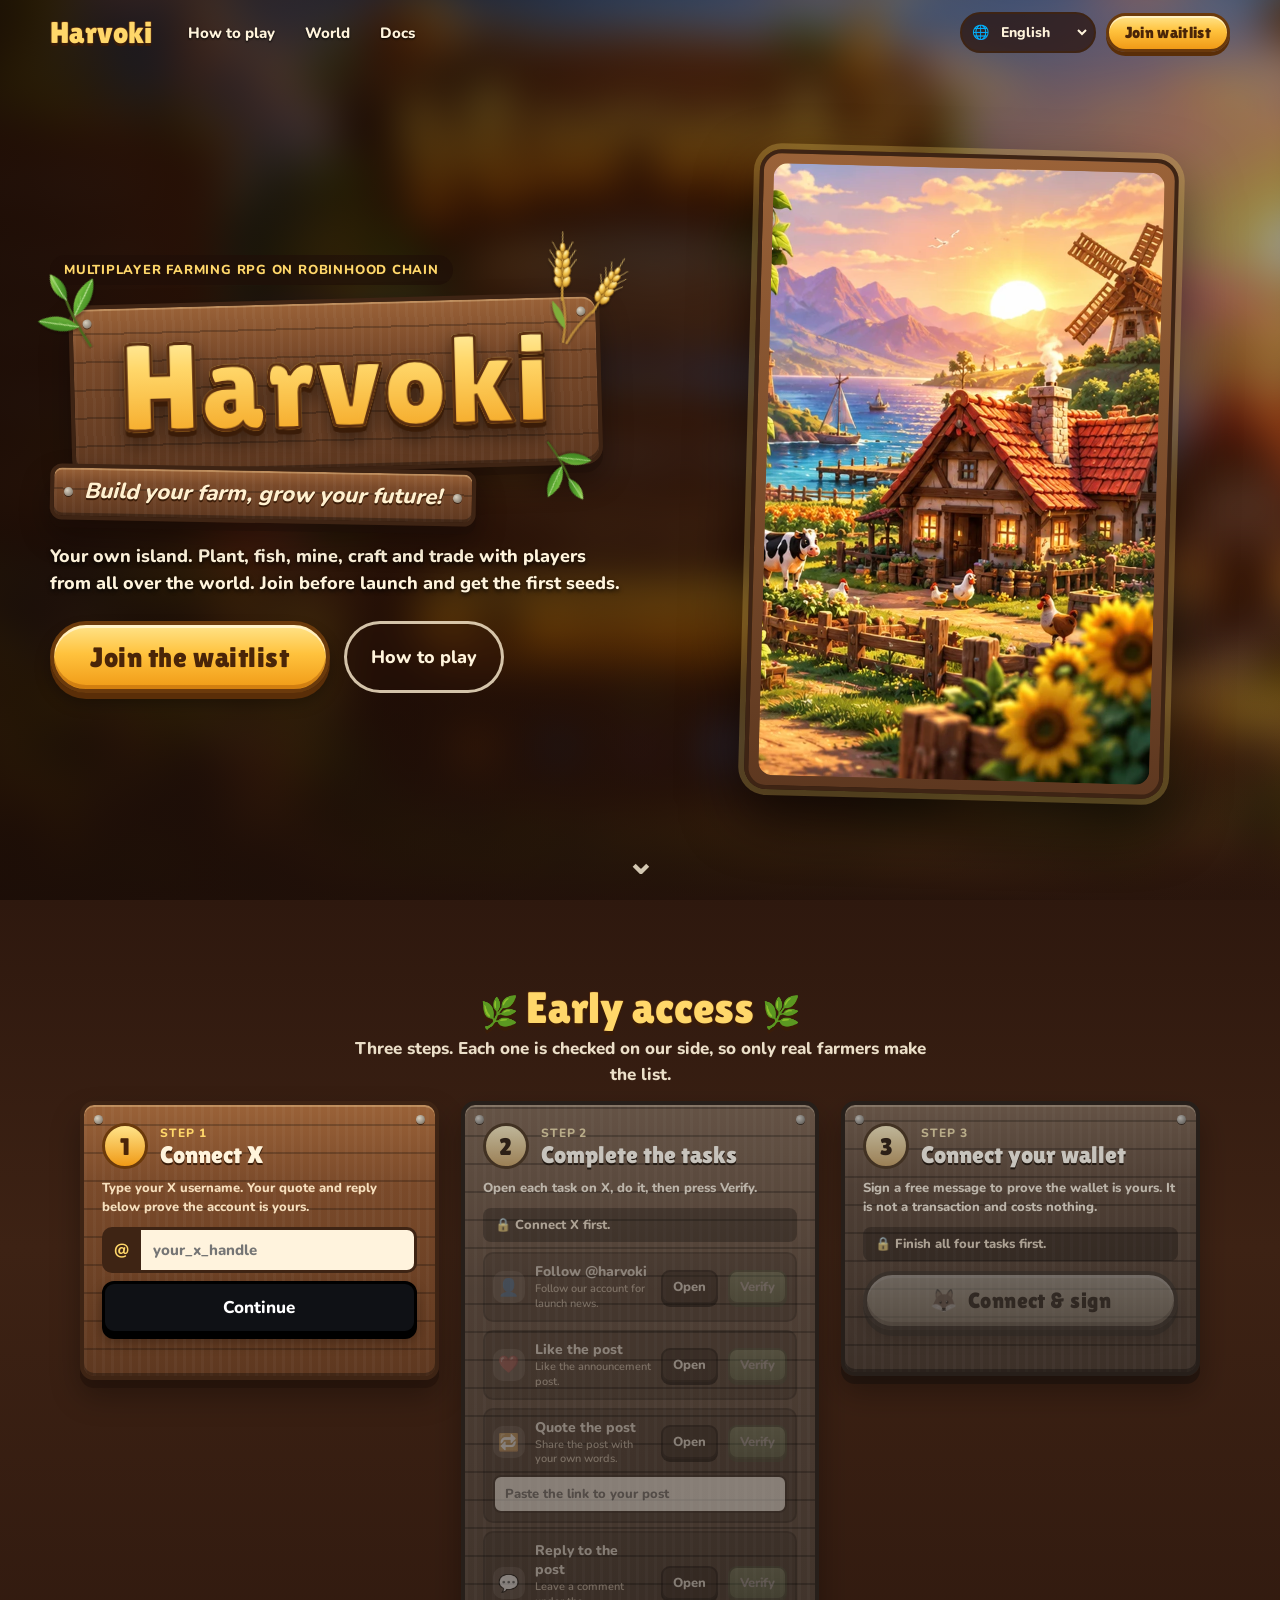
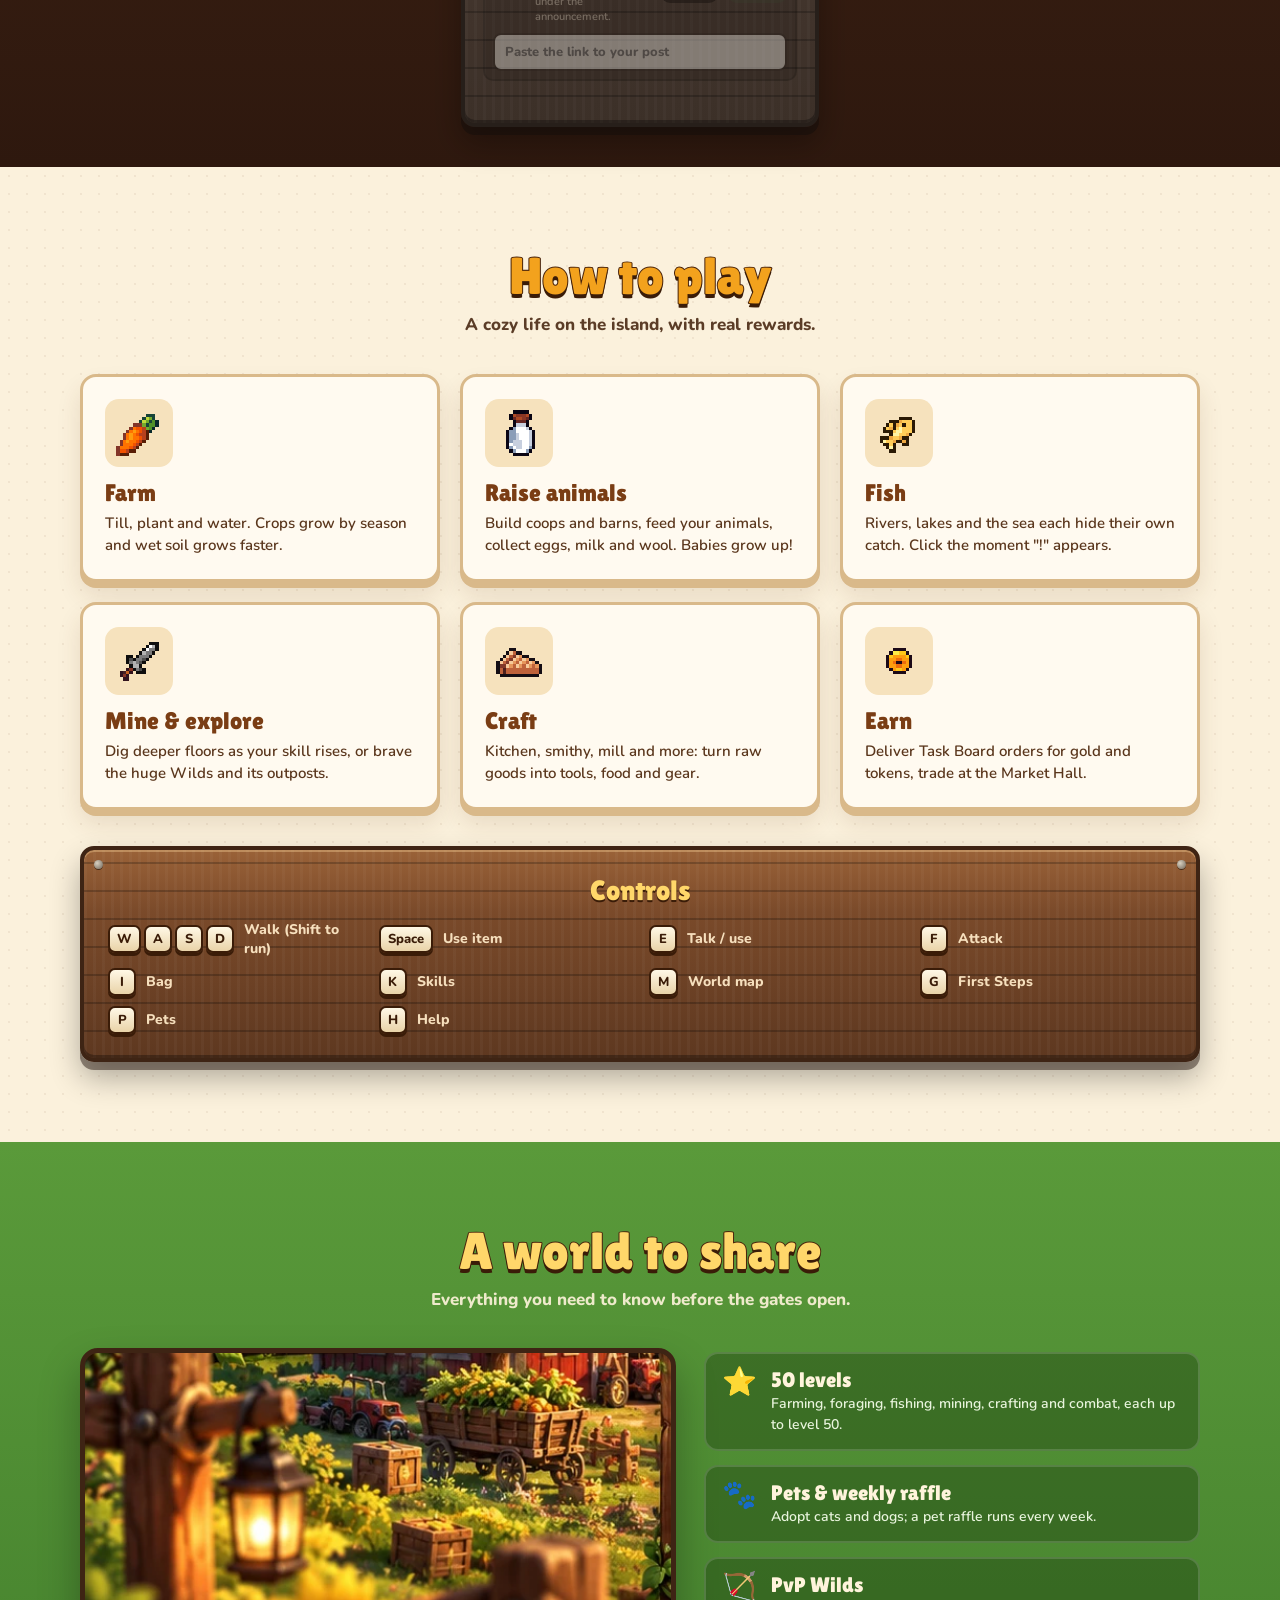
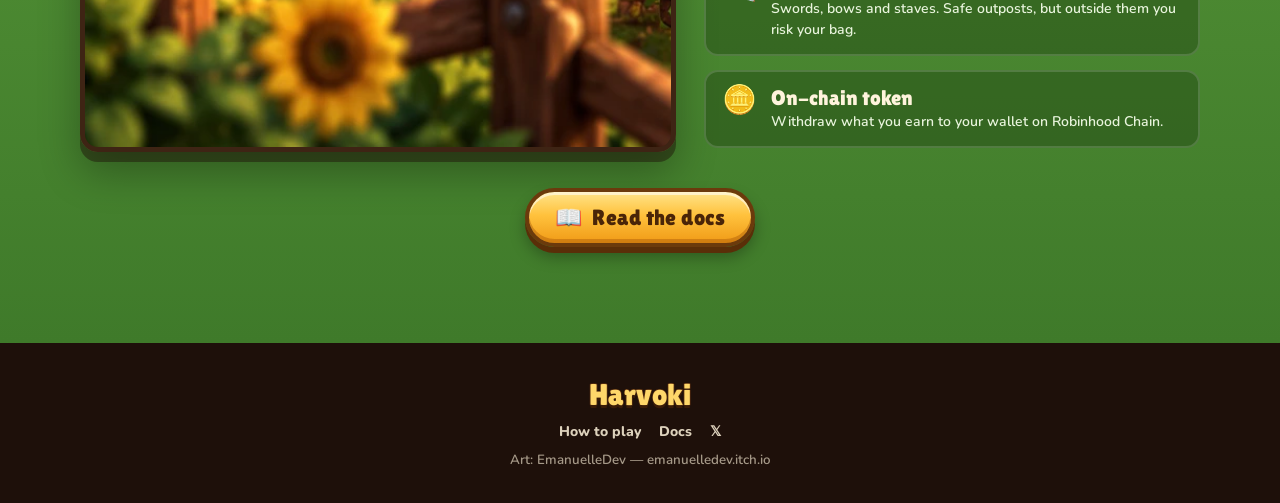
<file: index.html>
<!doctype html>
<html lang="en" data-default-lang="en">
  <head>
    <meta charset="utf-8" />
    <meta name="viewport" content="width=device-width, initial-scale=1, viewport-fit=cover" />
    <title>Harvoki — Early Access</title>
    <meta name="description" content="Join the Harvoki early access list: connect X, complete the tasks, sign with your wallet." />
    <link rel="icon" href="/site/carrot.png" />
    <script type="module" crossorigin src="/_app/waitlist-ta0EDub3.js"></script>
    <link rel="modulepreload" crossorigin href="/_app/modulepreload-polyfill-B5Qt9EMX.js">
    <link rel="modulepreload" crossorigin href="/_app/lang-Dbdv5-0t.js">
    <link rel="stylesheet" crossorigin href="/_app/lang-WsJBUttt.css">
  </head>
  <body class="site">
    <!-- text is filled by data-st key from site-i18n.ts; the English here is the no-JS fallback -->
    <header class="topbar" id="topbar">
      <a class="topbar-logo" href="#top">Harvoki</a>
      <nav class="topnav">
        <a href="#how" data-st="nav.how">How to play</a>
        <a href="#world" data-st="nav.features">World</a>
        <a href="/docs" data-st="nav.docs">Docs</a>
      </nav>
      <div class="topbar-right">
        <span id="lang-slot"></span>
        <a class="btn-gold small" href="#join" data-st="nav.join">Join waitlist</a>
      </div>
    </header>

    <section class="hero" id="top">
      <div class="hero-sky"></div>
      <div class="hero-grid">
      <div class="hero-inner">
        <p class="eyebrow" data-st="hero.eyebrow">Multiplayer farming RPG on Robinhood Chain</p>
        <div class="sign sign-logo">
          <img class="leaf l1" src="/site/leaves.svg" alt="" /><img class="leaf l2" src="/site/wheat.svg" alt="" /><img class="leaf l3" src="/site/leaves.svg" alt="" />
          <h1 class="logo">Harvoki</h1>
        </div>
        <div class="sign sign-ribbon"><span data-st="hero.slogan">Build your farm, grow your future!</span></div>
        <p class="hero-lede" data-st="hero.lede">Your own island. Plant, fish, mine, craft and trade with players from all over the world. Join before launch and get the first seeds.</p>
        <div class="hero-actions">
          <a class="btn-gold big" href="#join" data-st="hero.cta">Join the waitlist</a>
          <a class="btn-ghost" href="#how" data-st="hero.how">How to play</a>
        </div>
      </div>
        <figure class="hero-art" aria-hidden="true"><div class="crop crop-hero"></div></figure>
      </div>
      <div class="scroll-hint" aria-hidden="true">⌄</div>
    </section>

    <main>
      <section class="band band-join" id="join">
        <div class="wrap">
          <h2 class="sec-title"><span class="sprig">🌿</span> <span data-st="join.title">Early access</span> <span class="sprig">🌿</span></h2>
          <p class="sec-sub" data-st="join.sub">Three steps. Each one is checked on our side, so only real farmers make the list.</p>
          <p class="dev-badge" id="dev-badge" hidden data-st="join.dev">DEV MODE — X checks are simulated</p>

          <ol class="progress" aria-hidden="true">
            <li data-p="1"><b>1</b><span data-st="s1.title">Connect X</span></li>
            <li data-p="2"><b>2</b><span data-st="s2.title">Complete the tasks</span></li>
            <li data-p="3"><b>3</b><span data-st="s3.title">Connect your wallet</span></li>
          </ol>

          <div class="steps" id="steps">
            <!-- step 1 -->
            <article class="step panel-wood" id="step1">
              <header class="step-head">
                <span class="step-n">1</span>
                <div><small class="step-k"></small><h3 data-st="s1.title">Connect X</h3></div>
                <span class="step-ok">✓</span>
              </header>
              <p class="step-desc" data-st="s1.desc">Sign in with X so we can check your tasks. We only read; we never post for you.</p>
              <div class="step-body" id="x-body">
                <a class="btn-x" id="x-connect" href="/api/wl/x/start"><span class="x-glyph">𝕏</span> <span data-st="s1.btn">Connect with X</span></a>
                <form class="dev-x" id="dev-x" hidden>
                  <div class="wl-prefix"><span>@</span><input id="dev-handle" maxlength="15" data-st-ph="s1.devPh" autocomplete="off" spellcheck="false" /></div>
                  <button class="btn-x" type="submit" data-st="s1.devBtn">Connect (dev)</button>
                </form>
                <div class="x-user" id="x-user" hidden>
                  <span class="x-avatar">𝕏</span>
                  <strong id="x-name"></strong>
                  <button type="button" class="link-btn" id="x-change" data-st="s1.change">Use another account</button>
                </div>
              </div>
              <p class="step-err" id="err1" role="alert"></p>
            </article>

            <!-- step 2 -->
            <article class="step panel-wood locked" id="step2">
              <header class="step-head">
                <span class="step-n">2</span>
                <div><small class="step-k"></small><h3 data-st="s2.title">Complete the tasks</h3></div>
                <span class="step-ok">✓</span>
              </header>
              <p class="step-desc" data-st="s2.desc">Open each task on X, do it, then press Verify.</p>
              <p class="step-lock" data-st="s2.locked">Connect X first.</p>
              <ul class="tasks" id="tasks">
                <li class="task" data-task="follow">
                  <span class="task-ico">👤</span>
                  <div class="task-text"><strong id="follow-title"></strong><span data-st="task.follow.d">Follow our account for launch news.</span></div>
                  <a class="btn-mini" data-open="follow" target="_blank" rel="noopener" data-st="task.open">Open</a>
                  <button type="button" class="btn-mini green" data-verify="follow" data-st="task.verify">Verify</button>
                </li>
                <li class="task" data-task="like">
                  <span class="task-ico">❤️</span>
                  <div class="task-text"><strong data-st="task.like">Like the post</strong><span data-st="task.like.d">Like the announcement post.</span></div>
                  <a class="btn-mini" data-open="like" target="_blank" rel="noopener" data-st="task.open">Open</a>
                  <button type="button" class="btn-mini green" data-verify="like" data-st="task.verify">Verify</button>
                </li>
                <li class="task" data-task="quote">
                  <span class="task-ico">🔁</span>
                  <div class="task-text"><strong data-st="task.quote">Quote the post</strong><span data-st="task.quote.d">Share the post with your own words.</span></div>
                  <a class="btn-mini" data-open="quote" target="_blank" rel="noopener" data-st="task.open">Open</a>
                  <button type="button" class="btn-mini green" data-verify="quote" data-st="task.verify">Verify</button>
                  <div class="proof" data-proof="quote"><input type="url" inputmode="url" autocomplete="off" spellcheck="false" data-st-ph="task.pastePh" placeholder="https://x.com/you/status/…" /></div>
                </li>
                <li class="task" data-task="reply">
                  <span class="task-ico">💬</span>
                  <div class="task-text"><strong data-st="task.reply">Reply to the post</strong><span data-st="task.reply.d">Leave a comment under the announcement.</span></div>
                  <a class="btn-mini" data-open="reply" target="_blank" rel="noopener" data-st="task.open">Open</a>
                  <button type="button" class="btn-mini green" data-verify="reply" data-st="task.verify">Verify</button>
                  <div class="proof" data-proof="reply"><input type="url" inputmode="url" autocomplete="off" spellcheck="false" data-st-ph="task.pastePh" placeholder="https://x.com/you/status/…" /></div>
                </li>
              </ul>
              <p class="step-err" id="err2" role="alert"></p>
            </article>

            <!-- step 3 -->
            <article class="step panel-wood locked" id="step3">
              <header class="step-head">
                <span class="step-n">3</span>
                <div><small class="step-k"></small><h3 data-st="s3.title">Connect your wallet</h3></div>
                <span class="step-ok">✓</span>
              </header>
              <p class="step-desc" data-st="s3.desc">Sign a free message to prove the wallet is yours. It is not a transaction and costs nothing.</p>
              <p class="step-lock" data-st="s3.locked">Finish all four tasks first.</p>
              <div class="step-body">
                <button type="button" class="btn-gold" id="wallet-btn"><span>🦊</span> <span data-st="s3.btn">Connect & sign</span></button>
              </div>
              <p class="step-err" id="err3" role="alert"></p>
            </article>
          </div>

          <article class="done panel-wood" id="done" hidden>
            <div class="crops" aria-hidden="true"><img src="/site/corn.png" alt="" /><img src="/site/carrot.png" alt="" /><img src="/site/strawberry.png" alt="" /><img src="/site/pumpkin.png" alt="" /><img src="/site/tomato.png" alt="" /><img src="/site/wheat.png" alt="" /></div>
            <h3 data-st="done.title">You are on the list!</h3>
            <p class="done-place"><span data-st="done.place">Your place</span> <b id="place">#0</b></p>
            <p class="done-wallet" id="done-wallet"></p>
            <p class="muted" data-st="done.sub">Watch our X account for the launch date.</p>
            <div class="card-share">
              <p class="card-label" data-st="done.cardTitle">Your share card</p>
              <canvas id="card" class="card-canvas" width="1200" height="675"></canvas>
              <div class="card-actions">
                <button type="button" class="btn-gold small" id="card-dl"><span>⬇</span> <span data-st="done.cardDl">Download card</span></button>
                <a class="btn-x" id="share" target="_blank" rel="noopener"><span class="x-glyph">𝕏</span> <span data-st="done.share">Share on X</span></a>
              </div>
              <p class="muted card-hint" data-st="done.cardHint">Download the card, then attach it to your post on X.</p>
            </div>
          </article>
        </div>
      </section>

      <section class="band band-how" id="how">
        <div class="wrap">
          <h2 class="sec-title" data-st="how.title">How to play</h2>
          <p class="sec-sub" data-st="how.sub">A cozy life on the island, with real rewards.</p>
          <div class="cards">
            <article class="card"><img src="/site/carrot.png" alt="" /><h3 data-st="how.1">Farm</h3><p data-st="how.1.d">Till, plant and water. Crops grow by season and wet soil grows faster.</p></article>
            <article class="card"><img src="/site/small-cow-milk.png" alt="" /><h3 data-st="how.2">Raise animals</h3><p data-st="how.2.d">Build coops and barns, feed your animals, collect eggs, milk and wool. Babies grow up!</p></article>
            <article class="card"><img src="/site/carp.png" alt="" /><h3 data-st="how.3">Fish</h3><p data-st="how.3.d">Rivers, lakes and the sea each hide their own catch. Click the moment "!" appears.</p></article>
            <article class="card"><img src="/site/sword.png" alt="" /><h3 data-st="how.4">Mine & explore</h3><p data-st="how.4.d">Dig deeper floors as your skill rises, or brave the huge Wilds and its outposts.</p></article>
            <article class="card"><img src="/site/apple-pie.png" alt="" /><h3 data-st="how.5">Craft</h3><p data-st="how.5.d">Kitchen, smithy, mill and more: turn raw goods into tools, food and gear.</p></article>
            <article class="card"><img src="/site/coin.png" alt="" /><h3 data-st="how.6">Earn</h3><p data-st="how.6.d">Deliver Task Board orders for gold and tokens, trade at the Market Hall.</p></article>
          </div>

          <div class="keys panel-wood">
            <h3 data-st="keys.title">Controls</h3>
            <ul class="keylist">
              <li><span><kbd>W</kbd><kbd>A</kbd><kbd>S</kbd><kbd>D</kbd></span><em data-st="keys.move">Walk (Shift to run)</em></li>
              <li><span><kbd>Space</kbd></span><em data-st="keys.use">Use item</em></li>
              <li><span><kbd>E</kbd></span><em data-st="keys.interact">Talk / use</em></li>
              <li><span><kbd>F</kbd></span><em data-st="keys.attack">Attack</em></li>
              <li><span><kbd>I</kbd></span><em data-st="keys.bag">Bag</em></li>
              <li><span><kbd>K</kbd></span><em data-st="keys.skills">Skills</em></li>
              <li><span><kbd>M</kbd></span><em data-st="keys.map">World map</em></li>
              <li><span><kbd>G</kbd></span><em data-st="keys.guide">First Steps</em></li>
              <li><span><kbd>P</kbd></span><em data-st="keys.pets">Pets</em></li>
              <li><span><kbd>H</kbd></span><em data-st="keys.help">Help</em></li>
            </ul>
          </div>
        </div>
      </section>

      <section class="band band-world" id="world">
        <div class="wrap">
          <h2 class="sec-title" data-st="feat.title">A world to share</h2>
          <p class="sec-sub" data-st="feat.sub">Everything you need to know before the gates open.</p>
          <div class="world">
            <div class="world-art crop crop-world" aria-hidden="true"></div>
            <ul class="feats">
              <li><b>⭐</b><div><h3 data-st="feat.1">50 levels</h3><p data-st="feat.1.d">Farming, foraging, fishing, mining, crafting and combat, each up to level 50.</p></div></li>
              <li><b>🐾</b><div><h3 data-st="feat.2">Pets & weekly raffle</h3><p data-st="feat.2.d">Adopt cats and dogs; a pet raffle runs every week.</p></div></li>
              <li><b>🏹</b><div><h3 data-st="feat.3">PvP Wilds</h3><p data-st="feat.3.d">Swords, bows and staves. Safe outposts, but outside them you risk your bag.</p></div></li>
              <li><b>🪙</b><div><h3 data-st="feat.4">On-chain token</h3><p data-st="feat.4.d">Withdraw what you earn to your wallet on Robinhood Chain.</p></div></li>
            </ul>
          </div>
          <p class="center"><a class="btn-gold" href="/docs"><span>📖</span> <span data-st="foot.docs">Read the docs</span></a></p>
        </div>
      </section>
    </main>

    <footer class="site-foot">
      <div class="topbar-logo">Harvoki</div>
      <nav><a href="#how" data-st="nav.how">How to play</a><a href="/docs" data-st="nav.docs">Docs</a><a id="foot-x" target="_blank" rel="noopener">𝕏</a></nav>
      <small data-st="foot.credit">Art: EmanuelleDev — emanuelledev.itch.io</small>
    </footer>
  </body>
</html>
</file>
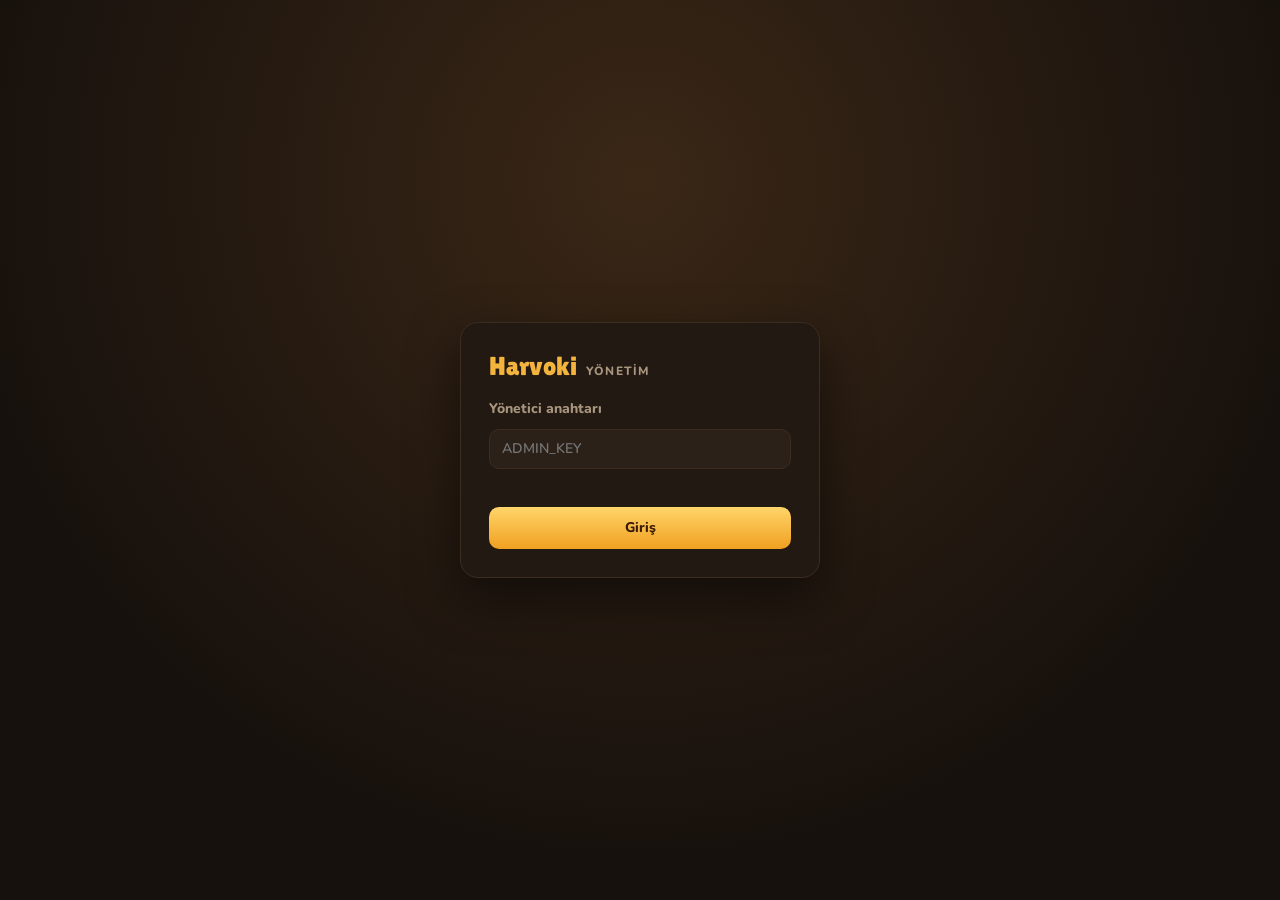
<file: admin.html>
<!doctype html>
<html lang="tr">
  <head>
    <meta charset="utf-8" />
    <meta name="viewport" content="width=device-width, initial-scale=1" />
    <meta name="robots" content="noindex, nofollow" />
    <title>Harvoki Yönetim</title>
    <link rel="icon" href="/site/carrot.png" />
    <script type="module" crossorigin src="/_app/admin-BQiZNXkV.js"></script>
    <link rel="modulepreload" crossorigin href="/_app/modulepreload-polyfill-B5Qt9EMX.js">
    <link rel="stylesheet" crossorigin href="/_app/admin-k6_CpcGC.css">
  </head>
  <body class="adm">
    <!-- key gate -->
    <form class="gate" id="gate">
      <div class="gate-card">
        <div class="brand">Harvoki <span>Yönetim</span></div>
        <label for="key">Yönetici anahtarı</label>
        <input id="key" type="password" autocomplete="current-password" placeholder="ADMIN_KEY" />
        <p class="err" id="gate-err"></p>
        <button type="submit">Giriş</button>
      </div>
    </form>

    <div class="app" id="app" hidden>
      <aside class="side">
        <div class="brand">Harvoki <span>Yönetim</span></div>
        <nav id="tabs">
          <button data-tab="waitlist" class="wl-tab">📝 Waitlist</button>
          <button data-tab="overview" class="on game">📊 Genel bakış</button>
          <button data-tab="players" class="game">👥 Oyuncular</button>
          <button data-tab="activity" class="game">📜 Aktivite</button>
          <button data-tab="chat" class="game">💬 Sohbet</button>
        </nav>
        <div class="side-foot">
          <label class="auto"><input type="checkbox" id="auto" checked /> Otomatik yenile</label>
          <button class="ghost" id="logout">Çıkış</button>
        </div>
      </aside>

      <main class="main">
        <!-- waitlist (Supabase) -->
        <section data-view="waitlist" hidden>
          <h1>Waitlist</h1>
          <div class="kpis" id="wl-kpis"></div>
          <div class="card" style="margin-top:16px"><h2>Kayıt hunisi <span class="muted" style="font-weight:600">siteye giren → listeye giren</span></h2><div class="bars" id="wl-funnel"></div></div>
          <div class="toolbar" style="margin-top:16px">
            <input id="wl-q" placeholder="X adı ya da cüzdan ara…" />
            <button class="ghost" id="wl-csv">⬇ CSV indir</button>
          </div>
          <div class="card"><table class="tbl" id="wl-table"></table></div>
        </section>

        <!-- overview -->
        <section data-view="overview">
          <h1>Genel bakış</h1>
          <div class="kpis" id="kpis"></div>
          <div class="grid2">
            <div class="card"><h2>Şu an oyunda <span class="pill" id="online-n">0</span></h2><table class="tbl" id="online"></table></div>
            <div class="card"><h2>Son 24 saatte yapılanlar</h2><div class="bars" id="events"></div></div>
          </div>
        </section>

        <!-- players -->
        <section data-view="players" hidden>
          <h1>Oyuncular</h1>
          <div class="toolbar">
            <input id="p-q" placeholder="Kullanıcı adı ya da karakter ara…" />
            <select id="p-sort">
              <option value="seen">Son görülme</option>
              <option value="created">Kayıt tarihi</option>
              <option value="level">Toplam seviye</option>
              <option value="gold">Altın</option>
              <option value="token">Token</option>
            </select>
          </div>
          <div class="card"><table class="tbl click" id="players"></table></div>
        </section>

        <!-- activity -->
        <section data-view="activity" hidden>
          <h1>Aktivite</h1>
          <div class="toolbar">
            <input id="a-q" placeholder="Oyuncu adı…" />
            <select id="a-ev"><option value="">Tüm olaylar</option></select>
          </div>
          <div class="card"><table class="tbl" id="activity"></table><button class="ghost more" id="a-more">Daha eski</button></div>
        </section>

        <!-- chat -->
        <section data-view="chat" hidden>
          <h1>Sohbet</h1>
          <div class="card"><div class="chatlog" id="chatlog"></div></div>
        </section>
      </main>
    </div>

    <!-- player drawer -->
    <div class="drawer" id="drawer" hidden>
      <div class="drawer-bg" id="drawer-bg"></div>
      <div class="drawer-panel" id="drawer-panel"></div>
    </div>
  </body>
</html>
</file>
<file: _app/lang-WsJBUttt.css>
@font-face{font-family:Nunito;font-style:normal;font-display:swap;font-weight:600;src:url(/_app/nunito-cyrillic-ext-600-normal-CUdkD46p.woff2) format("woff2"),url(/_app/nunito-cyrillic-ext-600-normal-Bdkf1mcJ.woff) format("woff");unicode-range:U+0460-052F,U+1C80-1C88,U+20B4,U+2DE0-2DFF,U+A640-A69F,U+FE2E-FE2F}@font-face{font-family:Nunito;font-style:normal;font-display:swap;font-weight:600;src:url(/_app/nunito-cyrillic-600-normal-Dsb0KIbQ.woff2) format("woff2"),url(/_app/nunito-cyrillic-600-normal-DUPmrviy.woff) format("woff");unicode-range:U+0301,U+0400-045F,U+0490-0491,U+04B0-04B1,U+2116}@font-face{font-family:Nunito;font-style:normal;font-display:swap;font-weight:600;src:url(/_app/nunito-vietnamese-600-normal-DzWqpV-L.woff2) format("woff2"),url(/_app/nunito-vietnamese-600-normal-BvXAhBOJ.woff) format("woff");unicode-range:U+0102-0103,U+0110-0111,U+0128-0129,U+0168-0169,U+01A0-01A1,U+01AF-01B0,U+0300-0301,U+0303-0304,U+0308-0309,U+0323,U+0329,U+1EA0-1EF9,U+20AB}@font-face{font-family:Nunito;font-style:normal;font-display:swap;font-weight:600;src:url(/_app/nunito-latin-ext-600-normal-DlbCnAWH.woff2) format("woff2"),url(/_app/nunito-latin-ext-600-normal-BWgzGCiU.woff) format("woff");unicode-range:U+0100-02AF,U+0304,U+0308,U+0329,U+1E00-1E9F,U+1EF2-1EFF,U+2020,U+20A0-20AB,U+20AD-20C0,U+2113,U+2C60-2C7F,U+A720-A7FF}@font-face{font-family:Nunito;font-style:normal;font-display:swap;font-weight:600;src:url(/_app/nunito-latin-600-normal-BupoeBnc.woff2) format("woff2"),url(/_app/nunito-latin-600-normal-BIldxhQs.woff) format("woff");unicode-range:U+0000-00FF,U+0131,U+0152-0153,U+02BB-02BC,U+02C6,U+02DA,U+02DC,U+0304,U+0308,U+0329,U+2000-206F,U+2074,U+20AC,U+2122,U+2191,U+2193,U+2212,U+2215,U+FEFF,U+FFFD}@font-face{font-family:Nunito;font-style:normal;font-display:swap;font-weight:800;src:url(/_app/nunito-cyrillic-ext-800-normal-VzZ8Mv27.woff2) format("woff2"),url(/_app/nunito-cyrillic-ext-800-normal-FW_Opv2h.woff) format("woff");unicode-range:U+0460-052F,U+1C80-1C88,U+20B4,U+2DE0-2DFF,U+A640-A69F,U+FE2E-FE2F}@font-face{font-family:Nunito;font-style:normal;font-display:swap;font-weight:800;src:url(/_app/nunito-cyrillic-800-normal-D2lWpltj.woff2) format("woff2"),url(/_app/nunito-cyrillic-800-normal-CVwOhqah.woff) format("woff");unicode-range:U+0301,U+0400-045F,U+0490-0491,U+04B0-04B1,U+2116}@font-face{font-family:Nunito;font-style:normal;font-display:swap;font-weight:800;src:url(/_app/nunito-vietnamese-800-normal-C6BOy3TH.woff2) format("woff2"),url(/_app/nunito-vietnamese-800-normal-qWtiVBHk.woff) format("woff");unicode-range:U+0102-0103,U+0110-0111,U+0128-0129,U+0168-0169,U+01A0-01A1,U+01AF-01B0,U+0300-0301,U+0303-0304,U+0308-0309,U+0323,U+0329,U+1EA0-1EF9,U+20AB}@font-face{font-family:Nunito;font-style:normal;font-display:swap;font-weight:800;src:url(/_app/nunito-latin-ext-800-normal-9VU2lkaz.woff2) format("woff2"),url(/_app/nunito-latin-ext-800-normal-CM2qJFYy.woff) format("woff");unicode-range:U+0100-02AF,U+0304,U+0308,U+0329,U+1E00-1E9F,U+1EF2-1EFF,U+2020,U+20A0-20AB,U+20AD-20C0,U+2113,U+2C60-2C7F,U+A720-A7FF}@font-face{font-family:Nunito;font-style:normal;font-display:swap;font-weight:800;src:url(/_app/nunito-latin-800-normal-BQmuGLSm.woff2) format("woff2"),url(/_app/nunito-latin-800-normal-DGg9yqR-.woff) format("woff");unicode-range:U+0000-00FF,U+0131,U+0152-0153,U+02BB-02BC,U+02C6,U+02DA,U+02DC,U+0304,U+0308,U+0329,U+2000-206F,U+2074,U+20AC,U+2122,U+2191,U+2193,U+2212,U+2215,U+FEFF,U+FFFD}:root{--cream: #f8dcc6;--cream2: #fbe9d8;--ink: #3b1e22;--brown: #7b3f2c;--brown2: #a65a3a;--orange: #e2863b;--green: #5d9b45;--red: #c8423a;--blue: #3f8fd6;--gold: #f1b52d;--shadow: rgba(30, 12, 18, .55);--px: 2px;font-family:Nunito,Segoe UI,system-ui,sans-serif;font-weight:600}*{box-sizing:border-box}html,body{margin:0;height:100%;overflow:hidden;background:#1c1420;color:var(--ink)}body{user-select:none;-webkit-user-select:none}#game,#game canvas{position:fixed;inset:0;image-rendering:pixelated}#ui{position:fixed;inset:0;pointer-events:none;z-index:10}#ui>*{pointer-events:auto}.icon{image-rendering:pixelated;background-repeat:no-repeat;flex:none}button{font:inherit;color:inherit}strong,b,th{font-weight:400}input,select{font:inherit}.panel{border:16px solid transparent;border-image:url(/assets/ui-cut/panel.png) 8 fill / 16px stretch;image-rendering:pixelated;background:#f6dcc9 padding-box;padding:4px 6px;color:var(--ink)}.parchment{border:16px solid transparent;border-image:url(/assets/ui-cut/parchment2.png) 8 fill / 16px stretch;image-rendering:pixelated;background:#fdd3a6 padding-box}.wood{border:12px solid transparent;border-image:url(/assets/ui-cut/woodframe.png) 7 fill / 12px stretch;image-rendering:pixelated;color:var(--cream)}.btn{display:inline-flex;align-items:center;justify-content:center;gap:6px;min-height:30px;padding:4px 12px;cursor:pointer;background:var(--brown2);color:var(--cream2);border:2px solid var(--ink);border-radius:3px;box-shadow:inset 0 -3px #00000040,inset 0 2px #ffffff2e,0 2px 0 var(--ink);font-size:15px;line-height:1;text-shadow:0 1px 0 rgba(0,0,0,.35)}.btn:hover{filter:brightness(1.08)}.btn:active{transform:translateY(1px);box-shadow:inset 0 2px #00000040,0 1px 0 var(--ink)}.btn:disabled{filter:grayscale(.8) brightness(.8);cursor:not-allowed}.btn.green{background:var(--green)}.btn.red{background:var(--red)}.btn.blue{background:var(--blue)}.btn.gold{background:var(--orange)}.btn.small{min-height:24px;padding:2px 8px;font-size:13px}.screen{position:fixed;inset:0;display:grid;place-items:center;background:radial-gradient(circle at 50% 30%,#4b6b3a,#1e2a1a 70%)}.screen .card{width:min(420px,92vw)}.title{font-size:34px;font-weight:400;color:var(--cream2);text-shadow:0 3px 0 var(--ink),0 0 12px #000;text-align:center;margin-bottom:14px;letter-spacing:1px}.subtitle{text-align:center;color:var(--cream);margin:-6px 0 14px;text-shadow:0 2px 0 var(--ink)}.field{display:grid;gap:4px;margin:8px 0}.field input,.field select{padding:7px 9px;border:2px solid var(--brown);background:var(--cream2);color:var(--ink);border-radius:2px;outline:none;font-size:16px}.field input:focus{border-color:var(--orange)}.row{display:flex;gap:8px;align-items:center}.row.wrap{flex-wrap:wrap}.spread{justify-content:space-between}.err{color:var(--red);min-height:20px;font-size:14px}.muted{opacity:.7;font-size:13px}.creator{display:grid;grid-template-columns:200px 1fr;gap:14px;width:min(700px,96vw)}@media (max-width: 640px){.creator{grid-template-columns:1fr}}.creator canvas{width:192px;height:192px;image-rendering:pixelated;background:#8cbf5a;border:3px solid var(--brown);border-radius:3px}.picker{display:flex;align-items:center;justify-content:space-between;gap:6px;margin:6px 0}.picker span{flex:1;text-align:center}.hud-tl{position:fixed;left:10px;top:10px;display:grid;gap:6px;min-width:220px}.hud-tr{position:fixed;right:10px;top:10px;display:grid;gap:6px;justify-items:end}.bar{position:relative;height:18px;display:flex;align-items:center;gap:6px}.bar .track{flex:1;height:14px;background:#3a1d24;border:2px solid var(--ink);border-radius:2px;overflow:hidden;position:relative}.bar .fill{position:absolute;inset:0 auto 0 0;transition:width .25s}.bar .fill.hp{background:linear-gradient(#ef6a5d,#b73a33)}.bar .fill.en{background:linear-gradient(#9be05f,#4f9a2e)}.bar .fill.xp{background:linear-gradient(#ffd965,#d79a17)}.bar .txt{position:absolute;inset:0;display:grid;place-items:center;font-size:11px;color:#fff;text-shadow:0 1px 0 #000}.chip{display:inline-flex;gap:6px;align-items:center;background:#28121ac7;color:var(--cream2);padding:4px 10px;border:2px solid var(--ink);border-radius:3px;font-size:15px}.chip.vip{background:linear-gradient(#f3c645,#d8901b);color:var(--ink);font-weight:400}.zone-name{font-size:17px;font-weight:800;color:#fff6e6;text-shadow:0 1px 0 var(--ink),0 -1px 0 var(--ink),1px 0 0 var(--ink),-1px 0 0 var(--ink);margin-bottom:2px}.hotbar{position:fixed;left:50%;bottom:8px;transform:translate(-50%);display:flex;gap:2px}.slot{position:relative;width:44px;height:44px;display:grid;place-items:center;cursor:pointer;background:url(/assets/ui-cut/slot-light.png) center / 100% 100% no-repeat;image-rendering:pixelated}.slot.dark{background-image:url(/assets/ui-cut/slot.png)}.hotbar .slot{width:48px;height:48px;background-image:url(/assets/ui-cut/woodframe.png)}.slot.sel{outline:3px solid var(--gold);outline-offset:-3px;filter:brightness(1.1)}.slot .q{position:absolute;right:3px;bottom:1px;font-size:13px;color:#fff;text-shadow:1px 1px 0 #000,-1px 1px 0 #000,1px -1px 0 #000,-1px -1px 0 #000}.slot .k{position:absolute;left:4px;top:1px;font-size:11px;color:var(--cream);text-shadow:1px 1px 0 #000}.slot.drag-over{filter:brightness(1.3)}.menu-buttons{position:fixed;right:10px;top:124px;display:flex;flex-direction:column;gap:6px;align-items:flex-end}.prompt{position:fixed;left:50%;bottom:74px;transform:translate(-50%);pointer-events:none!important}.prompt .chip{font-size:14px}.key{display:inline-block;min-width:20px;padding:0 5px;background:var(--cream2);color:var(--ink);border:2px solid var(--ink);border-radius:3px;text-align:center;font-size:13px}.chat{position:fixed;left:10px;bottom:10px;width:min(340px,calc(50vw - 240px));min-width:200px;display:grid;gap:4px}@media (max-width: 900px){.chat{bottom:64px;width:min(340px,60vw)}.chat .log{max-height:110px}}.chat .log{max-height:190px;overflow-y:auto;background:#1c0c148c;color:#f5e7da;font-size:14px;padding:6px 8px;border-radius:3px;scrollbar-width:thin}.chat .log div{margin:1px 0;word-wrap:break-word}.chat .log .n{color:#ffd47a}.chat .log .vip{color:#ffb02e}.chat .log .sys{color:#ff9a8a}.chat .log .pm{color:#c6a4ff}.chat .log .g{color:#8fd3ff}.chat form{display:flex;gap:4px}.chat input{flex:1;padding:5px 8px;background:#faebdceb;border:2px solid var(--ink);border-radius:3px;font-size:14px}.chat select{background:var(--cream2);border:2px solid var(--ink)}.toasts{position:fixed;top:70px;left:50%;transform:translate(-50%);display:grid;gap:6px;justify-items:center;pointer-events:none!important}.toast{background:#28121ae6;color:var(--cream2);padding:6px 14px;border:2px solid var(--ink);border-radius:3px;font-size:15px;animation:tin .2s ease-out;max-width:80vw;text-align:center}.toast.error{background:#8c1e1eeb}.toast.success{background:#306e28eb}.toast.xp{background:#825a0aeb}@keyframes tin{0%{transform:translateY(-8px);opacity:0}}.modal-wrap{position:fixed;inset:0;display:grid;place-items:center;background:#0a040859}.modal{width:min(760px,96vw);max-height:90vh;display:flex;flex-direction:column}.modal.narrow{width:min(460px,96vw)}.modal.wide{width:min(980px,98vw)}.modal header{display:flex;align-items:center;justify-content:space-between;gap:8px;margin:-4px 0 8px}.modal header h2{margin:0;font-size:22px;font-weight:400}.modal .body{overflow-y:auto;padding-right:4px;flex:1;scrollbar-width:thin}.x{width:28px;height:28px;padding:0;background:var(--red)}.tabs{display:flex;gap:4px;margin-bottom:8px;flex-wrap:wrap}.tabs button{background:#d6a684;color:var(--ink);border:2px solid var(--ink);padding:4px 10px;cursor:pointer;border-radius:3px 3px 0 0;font-size:14px}.tabs button.on{background:var(--cream2);font-weight:400}.grid-slots{display:grid;grid-template-columns:repeat(9,44px);gap:2px}@media (max-width: 520px){.grid-slots{grid-template-columns:repeat(6,44px)}}.list{display:grid;gap:6px}.line{display:flex;align-items:center;gap:10px;padding:6px 8px;background:#a65a3a1f;border:2px solid rgba(123,63,44,.35);border-radius:3px}.line.locked{opacity:.5}.line .grow{flex:1;min-width:0}.line .name{font-weight:400}.line .sub{font-size:13px;opacity:.8}.need{display:inline-flex;align-items:center;gap:2px;margin-right:8px;font-size:13px}.need.miss{color:var(--red)}.price{display:inline-flex;align-items:center;gap:4px;font-weight:400}.tooltip{position:fixed;z-index:50;pointer-events:none!important;max-width:260px;font-size:14px}.tooltip .tname{font-weight:400;font-size:16px}.tooltip .tcat{font-size:12px;opacity:.7}.skills{display:grid;grid-template-columns:repeat(auto-fill,minmax(210px,1fr));gap:8px}.skill{display:grid;grid-template-columns:34px 1fr;gap:6px;align-items:center}.portrait{width:96px;height:96px;image-rendering:pixelated;background-repeat:no-repeat;flex:none}.speech{display:flex;gap:10px;align-items:center;margin-bottom:8px}.bite{position:fixed;left:50%;top:38%;transform:translate(-50%,-50%);font-size:40px;color:#fff;font-weight:400;text-shadow:0 3px 0 var(--ink),0 0 10px #f00;animation:pulse .25s infinite alternate;pointer-events:none!important}@keyframes pulse{to{transform:translate(-50%,-50%) scale(1.15)}}.loading{position:fixed;inset:0;display:grid;place-items:center;color:var(--cream2);font-size:22px;background:#1c1420}.dead{position:fixed;inset:0;display:grid;place-items:center;background:#50000059;color:#fff;font-size:36px;text-shadow:0 3px 0 #000;pointer-events:none!important}.lang-pick{display:inline-flex;align-items:center;gap:6px;color:var(--cream2);font-size:14px}.lang-pick select{font:inherit;font-size:14px;padding:3px 6px;border:2px solid var(--brown);border-radius:2px;background:var(--cream2);color:var(--ink)}.screen-corner{position:absolute;top:calc(12px + env(safe-area-inset-top,0px));right:12px}.modal .lang-pick{color:var(--ink)}.chip.tier-easy{background:#4d8a3c;color:#fff;padding:1px 8px;font-size:13px}.chip.tier-normal{background:#3f6ea8;color:#fff;padding:1px 8px;font-size:13px}.chip.tier-hard{background:#b0482f;color:#fff;padding:1px 8px;font-size:13px}.chip.tier-special{background:linear-gradient(#f3c645,#d8901b);color:var(--ink);padding:1px 8px;font-size:13px}.line.task.special{box-shadow:inset 0 0 0 2px #e0a92c}.task-items{display:flex;flex-wrap:wrap;gap:4px 12px;margin-top:4px}.task-item{display:inline-flex;align-items:center;gap:4px;color:#a0412f}.task-item.ok{color:#3c7a2c}.task-item .muted{font-size:13px}.guide-step .guide-tick{width:20px;text-align:center;color:#9a8a7a}.guide-step.ok .guide-tick{color:#3c7a2c}.guide-step.ok .name{color:#5d7a50;text-decoration:line-through}.zone-safe{font-size:12px;padding:1px 6px;margin:2px 0 4px;border-radius:3px;display:inline-block}.zone-safe.safe{background:#4d8a3c;color:#fff}.zone-safe.danger{background:#b0482f;color:#fff}.worldmap{display:block;max-width:100%;border:3px solid var(--ink);border-radius:4px;image-rendering:pixelated}.auth-screen{background:linear-gradient(180deg,#140a1459,#140a0aa6),url(/bg/keyart-sunset.png) center bottom / cover no-repeat,#3b2240;image-rendering:pixelated}.auth-top{display:flex;align-items:center;gap:8px;flex-wrap:wrap;justify-content:flex-end}.auth-links{display:flex;gap:6px}.auth-links a{text-decoration:none}.auth-modal{position:fixed;inset:0;z-index:50;display:grid;place-items:center;background:#0a060499;padding:16px}.auth-how{width:min(560px,100%)!important;max-height:90vh;overflow:auto;display:grid;gap:10px}.auth-how h2{margin:0}.auth-how table{width:100%;border-collapse:collapse}.auth-how td{padding:6px 4px;border-bottom:1px solid rgba(255,255,255,.1);font-size:14px}.auth-how td:first-child{white-space:nowrap;width:1%;padding-right:14px}.auth-how kbd{display:inline-block;padding:2px 8px;border-radius:6px;background:#fff3dd;color:#3a1c08;font:800 12px Nunito,sans-serif;box-shadow:0 2px #3a1c08}.auth-how .btn{text-decoration:none;text-align:center}@font-face{font-family:Lilita One;font-style:normal;font-display:swap;font-weight:400;src:url([data-uri]) format("woff2"),url([data-uri]) format("woff");unicode-range:U+0100-02AF,U+0304,U+0308,U+0329,U+1E00-1E9F,U+1EF2-1EFF,U+2020,U+20A0-20AB,U+20AD-20C0,U+2113,U+2C60-2C7F,U+A720-A7FF}@font-face{font-family:Lilita One;font-style:normal;font-display:swap;font-weight:400;src:url(/_app/lilita-one-latin-400-normal-87r-Z-Re.woff2) format("woff2"),url(/_app/lilita-one-latin-400-normal-DXkechA3.woff) format("woff");unicode-range:U+0000-00FF,U+0131,U+0152-0153,U+02BB-02BC,U+02C6,U+02DA,U+02DC,U+0304,U+0308,U+0329,U+2000-206F,U+2074,U+20AC,U+2122,U+2191,U+2193,U+2212,U+2215,U+FEFF,U+FFFD}html,body{height:auto;min-height:100%;overflow:auto;scroll-behavior:smooth}body.site{user-select:text;-webkit-user-select:text;margin:0;background:#2a1a22;color:#fff4dc;font-family:Nunito,sans-serif;--wood: #7a4a2a;--wood2: #5e3820;--wood3: #9a6238;--woodline: #3e2414;--gold1: #ffd76a;--gold2: #f3a21d;--cream: #fbf1dc;--cream2: #f1dfbd;--ink: #4a2a14;--leaf: #5ea83a}img{image-rendering:pixelated}[hidden]{display:none!important}a{color:inherit}.wrap{width:min(1120px,100% - 32px);margin:0 auto}.center{text-align:center}.muted{opacity:.8}.sign,.panel-wood{position:relative;color:#fff4dc;background:repeating-linear-gradient(0deg,transparent 0 26px,rgba(0,0,0,.22) 26px 28px),repeating-linear-gradient(90deg,rgba(255,255,255,.03) 0 3px,transparent 3px 9px),linear-gradient(180deg,var(--wood3),var(--wood) 30%,var(--wood2));border:4px solid var(--woodline);border-radius:14px;box-shadow:inset 0 2px #ffdca059,inset 0 -3px #0000004d,0 8px #1e0e0873,0 16px 30px #0000004d}.sign:before,.sign:after,.panel-wood:before,.panel-wood:after{content:"";position:absolute;top:10px;width:9px;height:9px;border-radius:50%;background:radial-gradient(circle at 35% 35%,#d8d0c0,#6d6458);box-shadow:0 1px #00000080}.sign:before,.panel-wood:before{left:10px}.sign:after,.panel-wood:after{right:10px}.btn-gold{display:inline-flex;justify-content:center;align-items:center;gap:10px;padding:13px 26px;border:4px solid #6b3a0c;border-radius:999px;cursor:pointer;text-decoration:none;font:400 22px Lilita One,Nunito,sans-serif;color:#4a2508;letter-spacing:.02em;background:linear-gradient(180deg,#ffe48a,#ffc23d 45%,#f09a16);box-shadow:inset 0 3px #ffffff8c,inset 0 -4px #96460059,0 6px #5a2e08,0 10px 16px #0000004d;transition:transform .08s,filter .15s}.btn-gold:hover{filter:brightness(1.06)}.btn-gold:active{transform:translateY(3px);box-shadow:inset 0 3px #ffffff8c,0 3px #5a2e08}.btn-gold:disabled{filter:grayscale(.7) brightness(.8);cursor:not-allowed}.btn-gold.small{padding:7px 16px;font-size:16px;border-width:3px;box-shadow:inset 0 2px #ffffff80,0 4px #5a2e08}.btn-gold.big{padding:16px 36px;font-size:28px}.btn-ghost{display:inline-flex;align-items:center;padding:13px 24px;border-radius:999px;text-decoration:none;font:800 18px Nunito,sans-serif;color:#fff4dc;border:3px solid rgba(255,240,210,.8);background:#28120a59;backdrop-filter:blur(3px)}.btn-ghost:hover{background:#28120a8c}.btn-x{display:inline-flex;align-items:center;justify-content:center;gap:10px;padding:12px 22px;border-radius:12px;cursor:pointer;font:800 17px Nunito,sans-serif;color:#fff;text-decoration:none;background:#0f1115;border:3px solid #000;box-shadow:0 5px #000,0 8px 14px #0000004d;transition:transform .08s}.btn-x:hover{background:#22252c}.btn-x:active{transform:translateY(3px);box-shadow:0 2px #000}.x-glyph{font-size:20px;line-height:1}.btn-mini{display:inline-grid;place-items:center;min-width:78px;padding:7px 12px;border-radius:9px;cursor:pointer;text-decoration:none;white-space:nowrap;font:800 13px Nunito,sans-serif;color:#fff4dc;background:#3e2414;border:2px solid #24130a;box-shadow:0 3px #1a0d06}.btn-mini.green{background:linear-gradient(#7cc44c,#4f9a2c);border-color:#2f5e18;box-shadow:0 3px #2a5214;color:#fff}.btn-mini:disabled{cursor:default;opacity:.55}.task.ok .btn-mini:disabled{opacity:1}.link-btn{border:0;background:none;color:var(--gold1);font:800 13px Nunito,sans-serif;cursor:pointer;text-decoration:underline}.topbar{position:fixed;inset:0 0 auto;z-index:20;display:flex;align-items:center;gap:24px;padding:12px max(16px,calc((100% - 1180px)/2));transition:background .25s,box-shadow .25s}.topbar.solid{background:#2e180eeb;backdrop-filter:blur(6px);box-shadow:0 2px 0 var(--woodline),0 8px 20px #0000004d}.topbar-logo{font:400 30px Lilita One,Nunito,sans-serif;text-decoration:none;color:var(--gold1);-webkit-text-stroke:1.5px #5a2e10;paint-order:stroke fill;text-shadow:0 3px 0 #3a1c08}.topnav{display:flex;gap:6px}.topnav a{padding:8px 12px;border-radius:999px;text-decoration:none;font:800 15px Nunito,sans-serif;color:#fff4dc;text-shadow:0 1px 2px #000}.topnav a:hover{background:#ffffff24}.topbar-right{margin-left:auto;display:flex;align-items:center;gap:10px}.site .lang-pick{display:flex;align-items:center;gap:4px;padding:4px 4px 4px 10px;border-radius:999px;background:#28120ab3;border:2px solid var(--woodline)}.site .lang-pick select{background:transparent;border:0;color:#fff4dc;font:800 14px Nunito,sans-serif;padding:4px;cursor:pointer}.site .lang-pick option{color:#000}.hero{position:relative;min-height:max(640px,100svh);display:grid;place-items:center;overflow:hidden;text-align:center;background:url(/bg/keyart-sunset.png) center bottom / cover no-repeat,#3b2240}.hero-sky{position:absolute;inset:0;background:linear-gradient(180deg,rgba(30,10,30,.55),transparent 35%,transparent 60%,rgba(30,14,8,.75))}.hero-inner{position:relative;display:grid;justify-items:center;gap:14px;padding:110px 16px 80px;max-width:760px}.eyebrow{margin:0;padding:6px 14px;border-radius:999px;background:#1e0e0899;color:var(--gold1);font:800 13px Nunito,sans-serif;letter-spacing:.06em;text-transform:uppercase}.sign-logo{padding:18px 46px 22px;border-radius:18px;transform:rotate(-1.5deg)}.logo{margin:0;font:400 clamp(60px,11vw,124px)/1 "Lilita One","Nunito",sans-serif;letter-spacing:.01em;background:linear-gradient(180deg,#fff3b0 0%,var(--gold1) 35%,var(--gold2) 100%);-webkit-background-clip:text;background-clip:text;color:transparent;-webkit-text-stroke:3px #5a2e10;paint-order:stroke fill;filter:drop-shadow(0 5px 0 #3a1c08) drop-shadow(0 8px 10px rgba(0,0,0,.45))}.leaf{position:absolute;font-size:34px;filter:drop-shadow(0 2px 0 rgba(0,0,0,.35))}.leaf.l1{left:-18px;top:-14px;transform:rotate(-30deg)}.leaf.l2{right:-12px;top:-22px;transform:rotate(20deg);font-size:40px}.leaf.l3{right:18px;bottom:-16px;transform:rotate(-10deg)}.sign-ribbon{padding:8px 30px 10px;border-radius:12px;transform:rotate(1deg);margin-top:-18px;font:italic 800 clamp(16px,2.4vw,22px) Nunito,sans-serif;color:#fff1d0;text-shadow:0 2px 0 #3a1c08}.sign-ribbon:before,.sign-ribbon:after{top:50%;transform:translateY(-50%)}.hero-lede{margin:6px 0 4px;max-width:58ch;padding:12px 20px;border-radius:14px;background:#1e0e089e;backdrop-filter:blur(3px);font:700 clamp(15px,1.8vw,18px)/1.5 Nunito,sans-serif;text-shadow:0 2px 4px rgba(0,0,0,.8);text-wrap:balance}.hero-actions{display:flex;flex-wrap:wrap;justify-content:center;gap:14px;margin-top:6px}.count-pill{display:inline-flex;align-items:center;gap:8px;margin:8px 0 0;padding:7px 16px;border-radius:999px;background:#1e0e08b3;font:800 15px Nunito,sans-serif}.count-pill img{width:18px;height:18px}.scroll-hint{position:absolute;bottom:14px;left:50%;translate:-50% 0;font-size:34px;color:#fff4dc;opacity:.8}.band{padding:80px 0;scroll-margin-top:40px}.band-join{background:linear-gradient(180deg,#2e180e,#3d2214 40%,#2e180e)}.band-how{background:var(--cream);color:var(--ink);background-image:radial-gradient(rgba(122,74,42,.08) 1.5px,transparent 1.5px);background-size:18px 18px}.band-world{background:linear-gradient(180deg,#5a9a3a,#3f7a2a)}.sec-title{margin:0 0 8px;text-align:center;font:400 clamp(34px,5vw,52px)/1.1 "Lilita One",Nunito,sans-serif;color:var(--gold1);-webkit-text-stroke:2px #4a240c;paint-order:stroke fill;text-shadow:0 4px 0 #3a1c08}.band-how .sec-title{color:#f3a21d}.sec-sub{margin:0 auto 36px;max-width:60ch;text-align:center;font:700 17px/1.5 Nunito,sans-serif;opacity:.9}.sprig{font-size:.7em}.dev-badge{width:fit-content;margin:-20px auto 24px;padding:6px 14px;border-radius:8px;background:#c8423a;color:#fff;font:800 13px Nunito,sans-serif;letter-spacing:.04em}.progress{list-style:none;display:flex;justify-content:center;margin:0 auto 30px;padding:0;max-width:720px}.progress li{flex:1;display:grid;justify-items:center;gap:6px;position:relative;font:800 13px Nunito,sans-serif;color:#c9a984;text-align:center}.progress li:before{content:"";position:absolute;top:19px;left:-50%;width:100%;height:5px;background:#5a3820;z-index:0}.progress li:first-child:before{display:none}.progress b{position:relative;z-index:1;display:grid;place-items:center;width:42px;height:42px;border-radius:50%;background:#4a2c18;border:3px solid #6b4426;font:400 20px Lilita One,Nunito,sans-serif;color:#c9a984}.progress li.now b{background:var(--gold2);border-color:#fff0b8;color:#4a2508;box-shadow:0 0 0 5px #ffc85040}.progress li.now{color:#fff4dc}.progress li.done b{background:var(--leaf);border-color:#b8f09a;color:#fff;font-size:0}.progress li.done b:after{content:"✓";font:900 20px Nunito,sans-serif}.progress li.done:before,.progress li.now:before{background:var(--leaf)}.steps{display:grid;grid-template-columns:repeat(3,minmax(0,1fr));gap:22px;align-items:start}.step{display:grid;gap:12px;padding:22px 20px 20px;transition:opacity .2s,filter .2s}.step-head{display:flex;align-items:center;gap:12px}.step-head h3{margin:0;font:400 24px Lilita One,Nunito,sans-serif;color:#fff4dc;text-shadow:0 2px 0 #3a1c08}.step-k{display:block;font:800 12px Nunito,sans-serif;letter-spacing:.08em;text-transform:uppercase;color:var(--gold1)}.step-n{flex:none;display:grid;place-items:center;width:46px;height:46px;border-radius:50%;background:linear-gradient(#ffe48a,#f09a16);border:3px solid #6b3a0c;color:#4a2508;font:400 24px Lilita One,Nunito,sans-serif}.step-ok{display:none;margin-left:auto;width:34px;height:34px;border-radius:50%;background:var(--leaf);border:3px solid #b8f09a;place-items:center;font:900 18px Nunito,sans-serif;color:#fff}.step.complete .step-ok{display:grid}.step.complete{box-shadow:inset 0 2px #ffdca059,0 8px #1e0e0873,0 0 0 3px var(--leaf),0 16px 30px #0000004d}.step-desc{margin:0;font:700 14px/1.45 Nunito,sans-serif;color:#f6dfbd}.step-body{display:grid;gap:10px}.step-err{margin:0;min-height:18px;color:#ffcfc4;font:800 13px/1.4 Nunito,sans-serif}.step-lock{display:none;margin:0;padding:8px 12px;border-radius:8px;background:#00000040;font:800 13px Nunito,sans-serif;color:#e8c79c}.step-lock:before{content:"🔒 "}.step.locked{filter:saturate(.4) brightness(.8)}.step.locked .step-lock{display:block}.step.locked .tasks,.step.locked .step-body{pointer-events:none;opacity:.5}.safe-note{margin:0;font:700 12px/1.4 Nunito,sans-serif;color:#e8c79c}.x-user{display:flex;align-items:center;gap:10px;flex-wrap:wrap;padding:10px 12px;border-radius:10px;background:#00000040}.x-avatar{display:grid;place-items:center;width:34px;height:34px;border-radius:50%;background:#000;color:#fff;font-size:18px}.dev-x{display:grid;gap:8px}.wl-prefix{display:flex}.wl-prefix span{display:grid;place-items:center;padding:0 12px;font:800 16px Nunito,sans-serif;background:var(--woodline);color:var(--gold1);border-radius:10px 0 0 10px}.wl-prefix input{flex:1;min-width:0;padding:10px 12px;font:700 15px Nunito,sans-serif;color:#3b1e10;background:#fff3dd;border:3px solid var(--woodline);border-left:0;border-radius:0 10px 10px 0}.tasks{list-style:none;margin:0;padding:0;display:grid;gap:8px}.task{display:grid;grid-template-columns:auto minmax(0,1fr) auto;grid-template-areas:"ico text text" "ico open verify";column-gap:10px;row-gap:8px;padding:10px;border-radius:10px;background:#00000038;border:2px solid rgba(0,0,0,.25)}.task-ico{grid-area:ico;display:grid;place-items:center;width:38px;height:38px;border-radius:10px;background:#fff0d224;font-size:20px}.task-text{grid-area:text;display:grid;gap:1px;font:600 12px/1.35 Nunito,sans-serif;color:#e8c79c}.task-text strong{font:800 15px Nunito,sans-serif;color:#fff4dc}.task [data-open]{grid-area:open;justify-self:start}.task [data-verify]{grid-area:verify}.task.ok{background:#5ea83a40;border-color:var(--leaf)}.task.ok [data-open]{visibility:hidden}.done{max-width:560px;margin:0 auto;display:grid;justify-items:center;gap:10px;padding:34px 28px;text-align:center}.done h3{margin:0;font:400 40px Lilita One,Nunito,sans-serif;color:var(--gold1);text-shadow:0 3px 0 #3a1c08}.done-place{margin:0;font:800 18px Nunito,sans-serif;display:grid}.done-place b{font:400 76px/1 Lilita One,Nunito,sans-serif;color:var(--gold1);text-shadow:0 5px 0 #3a1c08}.done-wallet{margin:0;font:700 14px ui-monospace,Consolas,monospace;color:#f0d6b0}.confetti{font-size:28px;letter-spacing:8px}.cards{display:grid;grid-template-columns:repeat(3,minmax(0,1fr));gap:20px}.card{display:grid;justify-items:start;align-content:start;gap:6px;padding:22px;border-radius:16px;background:#fffaf0;border:3px solid #d9b98a;box-shadow:0 6px #d9b98a,0 14px 24px #5a32141f;transition:transform .15s}.card:hover{transform:translateY(-4px)}.card img{width:52px;height:52px;padding:8px;border-radius:14px;background:#f6e2bd;box-sizing:content-box;object-fit:contain}.card h3{margin:6px 0 0;font:400 24px Lilita One,Nunito,sans-serif;color:#7a3d14}.card p{margin:0;font:600 15px/1.5 Nunito,sans-serif;color:#5a361c}.keys{margin-top:36px;padding:24px}.keys h3{margin:0 0 14px;text-align:center;font:400 28px Lilita One,Nunito,sans-serif;color:var(--gold1);text-shadow:0 2px 0 #3a1c08}.keylist{list-style:none;margin:0;padding:0;display:grid;grid-template-columns:repeat(auto-fill,minmax(200px,1fr));gap:10px 18px}.keylist li{display:flex;align-items:center;gap:10px;font:700 14px Nunito,sans-serif}.keylist span{display:flex;gap:3px}.keylist em{font-style:normal;color:#f6dfbd}kbd{display:inline-grid;place-items:center;min-width:28px;height:28px;padding:0 7px;border-radius:7px;box-sizing:border-box;font:800 13px Nunito,sans-serif;color:#3a1c08;background:linear-gradient(#fff8e6,#e9d3a8);border:2px solid #3a1c08;box-shadow:0 3px #3a1c08}.world{display:grid;grid-template-columns:1.2fr 1fr;gap:28px;align-items:center;margin-bottom:36px}.world-art{width:100%;border-radius:18px;border:5px solid var(--woodline);box-shadow:0 10px #1e0e0873,0 20px 40px #0000004d}.feats{list-style:none;margin:0;padding:0;display:grid;gap:14px}.feats li{display:flex;gap:14px;align-items:flex-start;padding:14px 16px;border-radius:14px;background:#14320a59;border:2px solid rgba(255,255,255,.15)}.feats b{font-size:28px;line-height:1}.feats h3{margin:0 0 2px;font:400 21px Lilita One,Nunito,sans-serif;color:#fff4dc}.feats p{margin:0;font:600 14px/1.45 Nunito,sans-serif;color:#e8f4dc}.site-foot{display:grid;justify-items:center;gap:10px;padding:34px 16px;background:#1e100a;text-align:center}.site-foot nav{display:flex;gap:18px}.site-foot nav a{text-decoration:none;font:800 14px Nunito,sans-serif;opacity:.85}.site-foot small{opacity:.6}@media (max-width: 960px){.steps,.cards{grid-template-columns:minmax(0,1fr);max-width:560px;margin:0 auto}.world{grid-template-columns:minmax(0,1fr)}.topnav{display:none}}@media (max-width: 520px){.topbar .btn-gold.small,.progress li span{display:none}}@media (prefers-reduced-motion: no-preference){.sign-logo{animation:sway 6s ease-in-out infinite;transform-origin:50% 0}@keyframes sway{50%{transform:rotate(1deg)}}.scroll-hint{animation:bob 1.6s ease-in-out infinite}@keyframes bob{50%{transform:translateY(6px)}}}.hero{background:#2a1608;place-items:stretch;text-align:left}.hero:before{content:"";position:absolute;inset:-40px;background:url(/bg/user-art.webp) center / cover;filter:blur(22px) saturate(1.25) brightness(.7)}.hero-sky{background:linear-gradient(90deg,#190c06d9,#190c068c 45%,#190c0626),linear-gradient(180deg,transparent 70%,#2e180e)}.hero-grid{position:relative;display:grid;grid-template-columns:minmax(0,1.05fr) minmax(0,.95fr);gap:48px;align-items:center;width:min(1180px,100% - 32px);margin:0 auto;padding:110px 0 70px}.hero-inner{justify-items:start;padding:0;max-width:none}.hero-inner .sign-logo{margin-left:18px}.hero-lede{background:none;backdrop-filter:none;padding:0;text-align:left}.hero-actions{justify-content:flex-start}.crop{background-image:url(/bg/user-art.webp);background-repeat:no-repeat;image-rendering:auto}.crop-hero{aspect-ratio:543 / 850;background-size:308% auto;background-position:100% 100%}.crop-world{aspect-ratio:560 / 380;background-size:299% auto;background-position:0 100%}.hero-art{margin:0;justify-self:center;width:min(440px,100%);padding:10px;border-radius:22px;transform:rotate(1.5deg);background:linear-gradient(180deg,var(--wood3),var(--wood2));border:4px solid var(--woodline);box-shadow:0 0 0 6px #ffd76a40,0 24px 60px #0009}.hero-art .crop{border-radius:14px}@media (max-width: 960px){.hero-grid{grid-template-columns:minmax(0,1fr);text-align:center}.hero-inner{justify-items:center}.hero-lede{text-align:center}.hero-actions{justify-content:center}.hero-art{display:none}}.hero-grid{min-height:100svh;box-sizing:border-box;padding:96px 0 48px}.hero{min-height:0}.hero-art{width:auto;height:min(calc(100svh - 190px),640px);aspect-ratio:auto}.hero-art .crop{height:100%;width:auto;aspect-ratio:543 / 850}.band{scroll-margin-top:0}.band-join{padding:92px 0 56px}.band-join .sec-title{font-size:clamp(30px,4vw,44px)}.band-join .sec-sub{margin-bottom:14px}.band-join .dev-badge{margin:0 auto 14px}.progress{margin-bottom:20px;align-items:start}.progress li.done b{font-size:20px;color:transparent}.progress li.done b:after{content:"✓";position:absolute;inset:0;display:grid;place-items:center;color:#fff;font:900 20px Nunito,sans-serif}.progress{display:none}.band-join{padding:84px 0 40px}.band-join .sec-title{margin-bottom:4px}.step{gap:10px;padding:18px 18px 14px}.step-desc{font-size:13px}.task{grid-template-columns:auto minmax(0,1fr) auto auto;grid-template-areas:"ico text open verify";align-items:center;padding:8px}.task-ico{width:32px;height:32px;font-size:17px}.task-text{font-size:11px}.task-text strong{font-size:14px}.btn-mini{min-width:0;padding:6px 10px}.task.ok [data-open]{display:none}.task.ok [data-verify]{grid-column:3 / 5}img.leaf{position:absolute;width:88px;height:88px;image-rendering:auto;filter:none;pointer-events:none}img.leaf.l1{left:-46px;top:-44px;transform:rotate(-28deg)}img.leaf.l2{right:-40px;top:-60px;width:110px;height:110px;transform:rotate(18deg)}img.leaf.l3{right:-2px;bottom:-46px;width:72px;height:72px;transform:rotate(150deg)}.proof{grid-column:1 / -1;display:none}.proofs .proof{display:block}.task.ok .proof{display:none}.proof input{width:100%;padding:8px 10px;border-radius:8px;border:2px solid var(--woodline);background:#fff3dd;color:#3b1e10;font:700 13px Nunito,sans-serif}.proof input:focus{outline:2px solid var(--gold1)}.free .task:not(.opened):not(.ok) [data-verify]{opacity:.5}.crops{display:flex;gap:10px;justify-content:center}.crops img{image-rendering:pixelated;width:44px;height:44px;padding:6px;border-radius:12px;background:#fff0d224;box-sizing:content-box;filter:drop-shadow(0 3px 0 rgba(0,0,0,.35));animation:hop 2.4s ease-in-out infinite}.crops img:nth-child(2){animation-delay:.2s}.crops img:nth-child(3){animation-delay:.4s}.crops img:nth-child(4){animation-delay:.6s}.crops img:nth-child(5){animation-delay:.8s}.crops img:nth-child(6){animation-delay:1s}@keyframes hop{0%,70%,to{transform:translateY(0)}80%{transform:translateY(-8px)}}@media (prefers-reduced-motion: reduce){.crops img{animation:none}}.done{max-width:720px}.card-share{width:100%;display:grid;gap:10px;justify-items:center;margin-top:6px}.card-label{margin:0;font:800 13px Nunito,sans-serif;letter-spacing:.08em;text-transform:uppercase;color:var(--gold1)}.card-canvas{width:100%;height:auto;aspect-ratio:1200 / 675;border-radius:14px;border:4px solid var(--woodline);box-shadow:0 10px 24px #0006;image-rendering:auto}.card-actions{display:flex;flex-wrap:wrap;gap:12px;justify-content:center}.card-hint{margin:0;font-size:13px}.done{max-width:1080px;padding:26px 28px;gap:8px;align-items:center}.done h3{font-size:34px}.done-place b{font-size:60px}.crops img{width:32px;height:32px}@media (min-width: 900px){.done{grid-template-columns:minmax(0,300px) minmax(0,1fr);column-gap:28px;justify-items:center}.done>:not(.card-share){grid-column:1}.done .card-share{grid-column:2;grid-row:1 / span 6;margin:0}}.done{max-width:820px;grid-template-columns:minmax(0,1fr)!important}.done>:not(.card-share){display:none}.done .card-share{grid-column:1!important;grid-row:auto!important}.done .card-label{font-size:15px}
</file>
<file: _app/admin-k6_CpcGC.css>
@font-face{font-family:Nunito;font-style:normal;font-display:swap;font-weight:600;src:url(/_app/nunito-cyrillic-ext-600-normal-CUdkD46p.woff2) format("woff2"),url(/_app/nunito-cyrillic-ext-600-normal-Bdkf1mcJ.woff) format("woff");unicode-range:U+0460-052F,U+1C80-1C88,U+20B4,U+2DE0-2DFF,U+A640-A69F,U+FE2E-FE2F}@font-face{font-family:Nunito;font-style:normal;font-display:swap;font-weight:600;src:url(/_app/nunito-cyrillic-600-normal-Dsb0KIbQ.woff2) format("woff2"),url(/_app/nunito-cyrillic-600-normal-DUPmrviy.woff) format("woff");unicode-range:U+0301,U+0400-045F,U+0490-0491,U+04B0-04B1,U+2116}@font-face{font-family:Nunito;font-style:normal;font-display:swap;font-weight:600;src:url(/_app/nunito-vietnamese-600-normal-DzWqpV-L.woff2) format("woff2"),url(/_app/nunito-vietnamese-600-normal-BvXAhBOJ.woff) format("woff");unicode-range:U+0102-0103,U+0110-0111,U+0128-0129,U+0168-0169,U+01A0-01A1,U+01AF-01B0,U+0300-0301,U+0303-0304,U+0308-0309,U+0323,U+0329,U+1EA0-1EF9,U+20AB}@font-face{font-family:Nunito;font-style:normal;font-display:swap;font-weight:600;src:url(/_app/nunito-latin-ext-600-normal-DlbCnAWH.woff2) format("woff2"),url(/_app/nunito-latin-ext-600-normal-BWgzGCiU.woff) format("woff");unicode-range:U+0100-02AF,U+0304,U+0308,U+0329,U+1E00-1E9F,U+1EF2-1EFF,U+2020,U+20A0-20AB,U+20AD-20C0,U+2113,U+2C60-2C7F,U+A720-A7FF}@font-face{font-family:Nunito;font-style:normal;font-display:swap;font-weight:600;src:url(/_app/nunito-latin-600-normal-BupoeBnc.woff2) format("woff2"),url(/_app/nunito-latin-600-normal-BIldxhQs.woff) format("woff");unicode-range:U+0000-00FF,U+0131,U+0152-0153,U+02BB-02BC,U+02C6,U+02DA,U+02DC,U+0304,U+0308,U+0329,U+2000-206F,U+2074,U+20AC,U+2122,U+2191,U+2193,U+2212,U+2215,U+FEFF,U+FFFD}@font-face{font-family:Nunito;font-style:normal;font-display:swap;font-weight:800;src:url(/_app/nunito-cyrillic-ext-800-normal-VzZ8Mv27.woff2) format("woff2"),url(/_app/nunito-cyrillic-ext-800-normal-FW_Opv2h.woff) format("woff");unicode-range:U+0460-052F,U+1C80-1C88,U+20B4,U+2DE0-2DFF,U+A640-A69F,U+FE2E-FE2F}@font-face{font-family:Nunito;font-style:normal;font-display:swap;font-weight:800;src:url(/_app/nunito-cyrillic-800-normal-D2lWpltj.woff2) format("woff2"),url(/_app/nunito-cyrillic-800-normal-CVwOhqah.woff) format("woff");unicode-range:U+0301,U+0400-045F,U+0490-0491,U+04B0-04B1,U+2116}@font-face{font-family:Nunito;font-style:normal;font-display:swap;font-weight:800;src:url(/_app/nunito-vietnamese-800-normal-C6BOy3TH.woff2) format("woff2"),url(/_app/nunito-vietnamese-800-normal-qWtiVBHk.woff) format("woff");unicode-range:U+0102-0103,U+0110-0111,U+0128-0129,U+0168-0169,U+01A0-01A1,U+01AF-01B0,U+0300-0301,U+0303-0304,U+0308-0309,U+0323,U+0329,U+1EA0-1EF9,U+20AB}@font-face{font-family:Nunito;font-style:normal;font-display:swap;font-weight:800;src:url(/_app/nunito-latin-ext-800-normal-9VU2lkaz.woff2) format("woff2"),url(/_app/nunito-latin-ext-800-normal-CM2qJFYy.woff) format("woff");unicode-range:U+0100-02AF,U+0304,U+0308,U+0329,U+1E00-1E9F,U+1EF2-1EFF,U+2020,U+20A0-20AB,U+20AD-20C0,U+2113,U+2C60-2C7F,U+A720-A7FF}@font-face{font-family:Nunito;font-style:normal;font-display:swap;font-weight:800;src:url(/_app/nunito-latin-800-normal-BQmuGLSm.woff2) format("woff2"),url(/_app/nunito-latin-800-normal-DGg9yqR-.woff) format("woff");unicode-range:U+0000-00FF,U+0131,U+0152-0153,U+02BB-02BC,U+02C6,U+02DA,U+02DC,U+0304,U+0308,U+0329,U+2000-206F,U+2074,U+20AC,U+2122,U+2191,U+2193,U+2212,U+2215,U+FEFF,U+FFFD}@font-face{font-family:Lilita One;font-style:normal;font-display:swap;font-weight:400;src:url([data-uri]) format("woff2"),url([data-uri]) format("woff");unicode-range:U+0100-02AF,U+0304,U+0308,U+0329,U+1E00-1E9F,U+1EF2-1EFF,U+2020,U+20A0-20AB,U+20AD-20C0,U+2113,U+2C60-2C7F,U+A720-A7FF}@font-face{font-family:Lilita One;font-style:normal;font-display:swap;font-weight:400;src:url(/_app/lilita-one-latin-400-normal-87r-Z-Re.woff2) format("woff2"),url(/_app/lilita-one-latin-400-normal-DXkechA3.woff) format("woff");unicode-range:U+0000-00FF,U+0131,U+0152-0153,U+02BB-02BC,U+02C6,U+02DA,U+02DC,U+0304,U+0308,U+0329,U+2000-206F,U+2074,U+20AC,U+2122,U+2191,U+2193,U+2212,U+2215,U+FEFF,U+FFFD}:root{--bg: #17110d;--panel: #221912;--panel2: #2c2118;--line: #3d2d20;--text: #f4e8d6;--muted: #a8957e;--gold: #f3b33d;--green: #6cc04a;--red: #e0574c}*{box-sizing:border-box}html,body{margin:0;min-height:100%;background:var(--bg);color:var(--text);font:600 14px/1.45 Nunito,system-ui,sans-serif}[hidden]{display:none!important}button{font:inherit;cursor:pointer}input,select{font:inherit;color:var(--text);background:var(--panel2);border:1px solid var(--line);border-radius:10px;padding:9px 12px}input:focus,select:focus{outline:2px solid var(--gold);outline-offset:0}code{font:12px ui-monospace,Consolas,monospace;background:#ffffff0f;padding:1px 6px;border-radius:5px}.muted{color:var(--muted)}.up{color:var(--green);font-weight:800}.down{color:var(--red);font-weight:800}.brand{font:400 26px Lilita One,Nunito,sans-serif;color:var(--gold)}.brand span{font:800 12px Nunito,sans-serif;letter-spacing:.1em;text-transform:uppercase;color:var(--muted);margin-left:4px}.gate{min-height:100vh;display:grid;place-items:center;padding:16px;background:radial-gradient(circle at 50% 20%,#3a2716,var(--bg) 70%)}.gate-card{width:min(360px,100%);display:grid;gap:10px;padding:28px;border-radius:18px;background:var(--panel);border:1px solid var(--line);box-shadow:0 20px 50px #00000080}.gate-card label{color:var(--muted);font-weight:800;margin-top:8px}.gate-card button,.actions .danger{padding:11px;border:0;border-radius:10px;background:linear-gradient(#ffd56a,#f0a020);color:#3a1c08;font-weight:800}.err{margin:0;min-height:18px;color:var(--red);font-weight:800}.app{display:grid;grid-template-columns:230px minmax(0,1fr);min-height:100vh}.side{position:sticky;top:0;height:100vh;display:flex;flex-direction:column;gap:18px;padding:20px 14px;background:var(--panel);border-right:1px solid var(--line)}.side nav{display:grid;gap:4px}.side nav button{text-align:left;padding:10px 12px;border:0;border-radius:10px;background:none;color:var(--text);font-weight:800}.side nav button:hover{background:var(--panel2)}.side nav button.on{background:var(--gold);color:#3a1c08}.side-foot{margin-top:auto;display:grid;gap:10px}.auto{display:flex;gap:8px;align-items:center;color:var(--muted)}.ghost{padding:9px 12px;border-radius:10px;border:1px solid var(--line);background:var(--panel2);color:var(--text);font-weight:800}.ghost:hover{border-color:var(--gold)}.main{padding:26px 28px 60px;min-width:0}h1{margin:0 0 18px;font:400 32px Lilita One,Nunito,sans-serif}h2{margin:0 0 12px;font-size:16px;font-weight:800;display:flex;gap:8px;align-items:center}h3{margin:18px 0 6px;font-size:13px;text-transform:uppercase;letter-spacing:.06em;color:var(--muted)}.card{background:var(--panel);border:1px solid var(--line);border-radius:16px;padding:16px;overflow:auto}.grid2{display:grid;grid-template-columns:1fr 1fr;gap:16px;margin-top:16px}.pill{padding:1px 9px;border-radius:999px;background:var(--green);color:#102208;font-size:12px}.toolbar{display:flex;gap:10px;margin-bottom:14px;flex-wrap:wrap}.toolbar input{flex:1;min-width:200px}.kpis{display:grid;grid-template-columns:repeat(auto-fill,minmax(170px,1fr));gap:12px}.kpi{display:grid;grid-template-columns:auto 1fr;grid-template-areas:"i v" "i l";column-gap:12px;padding:14px 16px;border-radius:14px;background:var(--panel);border:1px solid var(--line)}.kpi span{grid-area:i;font-size:26px;align-self:center}.kpi b{grid-area:v;font:400 24px Lilita One,Nunito,sans-serif;color:var(--gold)}.kpi small{grid-area:l;color:var(--muted);font-weight:800}.kpis.small{grid-template-columns:repeat(4,1fr)}.kpis.small .kpi{background:var(--panel2)}.tbl{width:100%;border-collapse:collapse}.tbl th{text-align:left;font-size:12px;text-transform:uppercase;letter-spacing:.05em;color:var(--muted);padding:8px 10px;border-bottom:1px solid var(--line);white-space:nowrap}.tbl td{padding:9px 10px;border-bottom:1px solid rgba(255,255,255,.04);vertical-align:top}.tbl td.t{white-space:nowrap;color:var(--muted);font-size:12px}.tbl tr.link,a.link{cursor:pointer}a.link{color:var(--gold);font-weight:800;text-decoration:none}.tbl tr.link:hover td{background:#f3b33d0f}.tbl tr.banned td{opacity:.55}.empty{color:var(--muted);padding:16px;text-align:center}.dot{display:inline-block;width:9px;height:9px;border-radius:50%;background:#4b3a2b}.dot.on{background:var(--green);box-shadow:0 0 0 3px #6cc04a40}.tag{display:inline-block;padding:2px 8px;margin:2px 2px 2px 0;border-radius:6px;background:var(--panel2);border:1px solid var(--line);font-size:12px;font-weight:800}.tag.red{background:#e0574c2e;border-color:var(--red);color:#ffb4ab}.tag.green{background:#6cc04a2e;border-color:var(--green);color:#bdf0a3}.more{margin:12px auto 0;display:block}.bars{display:grid;gap:8px}.bar{display:grid;grid-template-columns:190px 1fr 50px;gap:10px;align-items:center}.bl{white-space:nowrap;overflow:hidden;text-overflow:ellipsis}.bt{height:10px;border-radius:6px;background:var(--panel2);overflow:hidden}.bt i{display:block;height:100%;background:linear-gradient(90deg,#f0a020,#ffd56a);border-radius:6px}.bar b{text-align:right}.chatlog{display:grid;gap:10px}.msg{padding:10px 12px;border-radius:10px;background:var(--panel2)}.msg p{margin:4px 0 0}.msg .t{color:var(--muted);font-size:12px}.msg .ch{font-size:11px;color:var(--muted);text-transform:uppercase}.drawer{position:fixed;inset:0;z-index:10}.drawer-bg{position:absolute;inset:0;background:#0000008c}.drawer-panel{position:absolute;top:0;right:0;bottom:0;width:min(720px,100%);overflow:auto;padding:24px;background:var(--panel);border-left:1px solid var(--line);box-shadow:-20px 0 50px #00000080}.drawer-panel h2{font-size:22px}.x{position:absolute;top:16px;right:16px;width:34px;height:34px;border-radius:50%;border:1px solid var(--line);background:var(--panel2);color:var(--text)}.actions{display:flex;gap:10px;margin:14px 0 4px}.actions .danger{padding:9px 14px;background:var(--red);color:#fff}@media (max-width: 900px){.app{grid-template-columns:1fr}.side{position:static;height:auto;flex-direction:row;flex-wrap:wrap;align-items:center}.side nav{display:flex;flex-wrap:wrap}.side-foot{margin:0;flex-direction:row;display:flex}.grid2{grid-template-columns:1fr}.main{padding:18px 16px 40px}.kpis.small{grid-template-columns:repeat(2,1fr)}}.small-del{padding:4px 9px;font-size:12px}.small-del:hover{border-color:var(--red);color:#ffb4ab}
</file>
